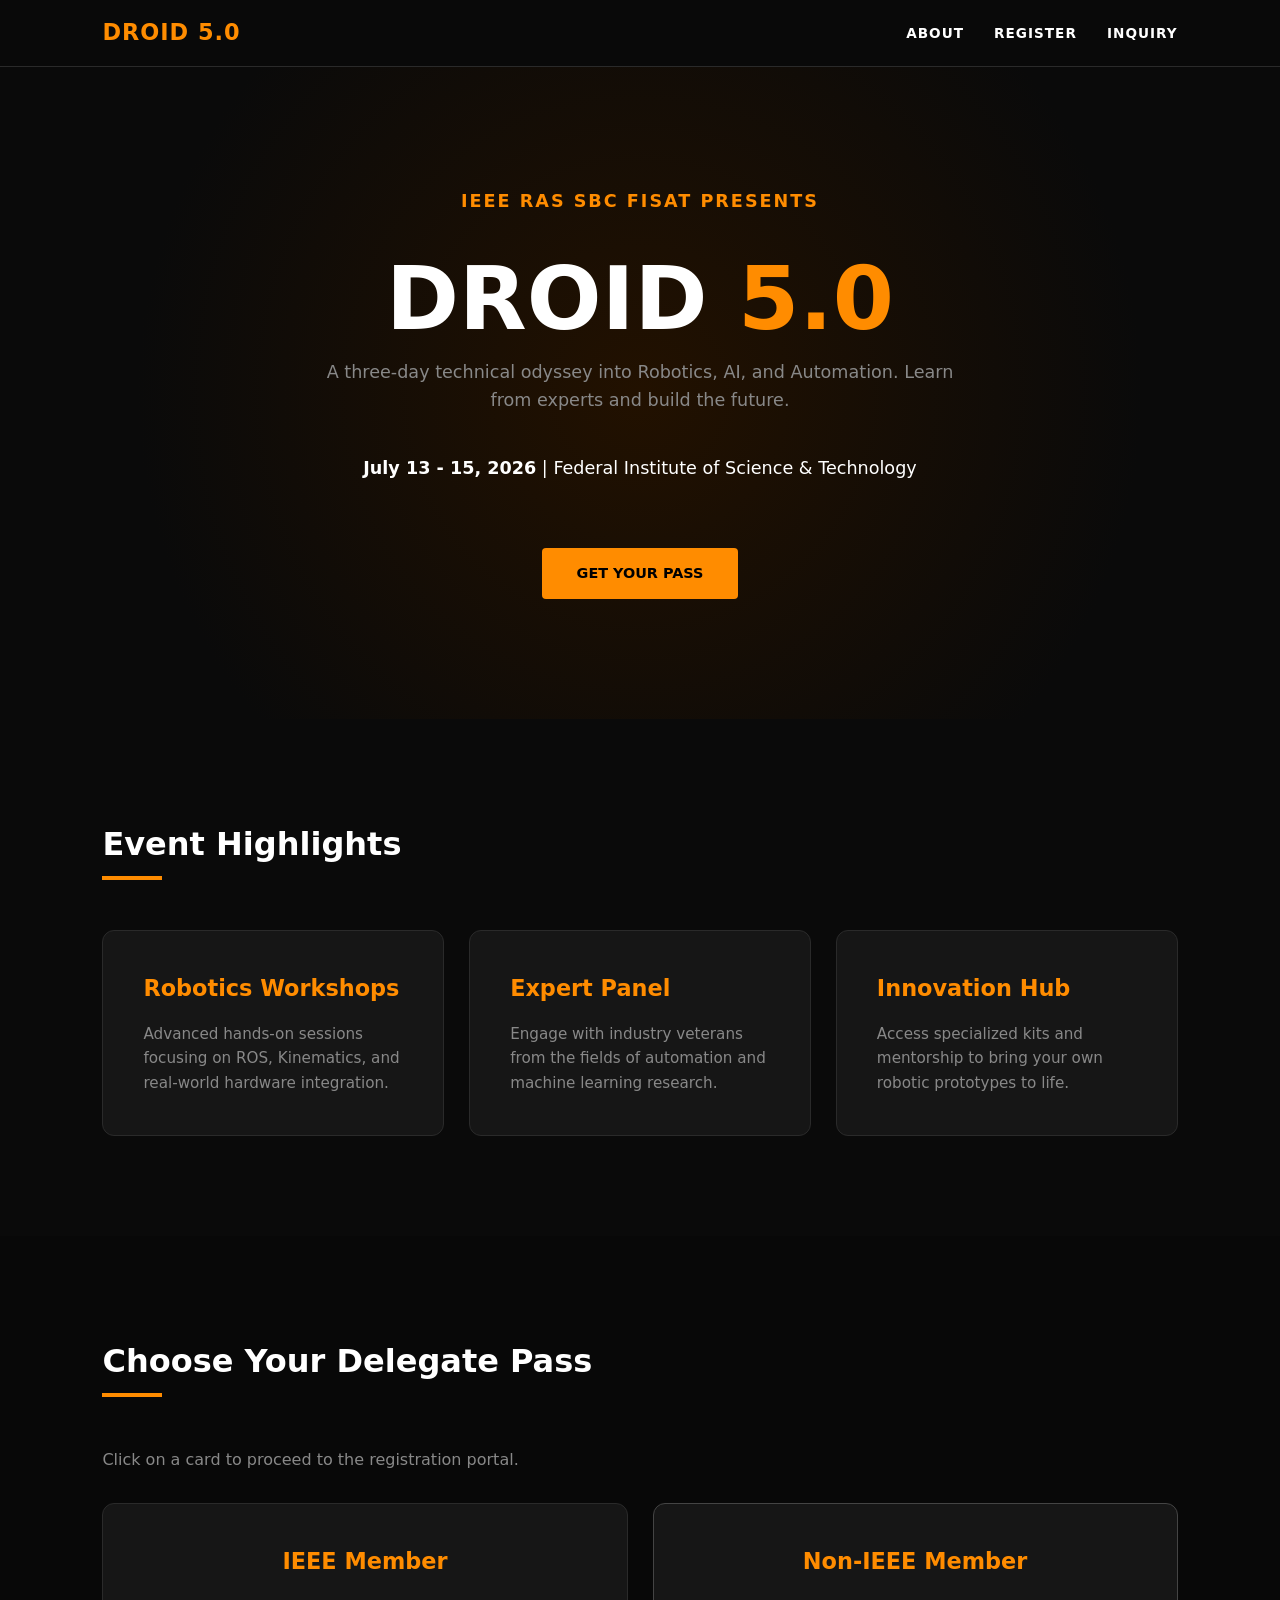
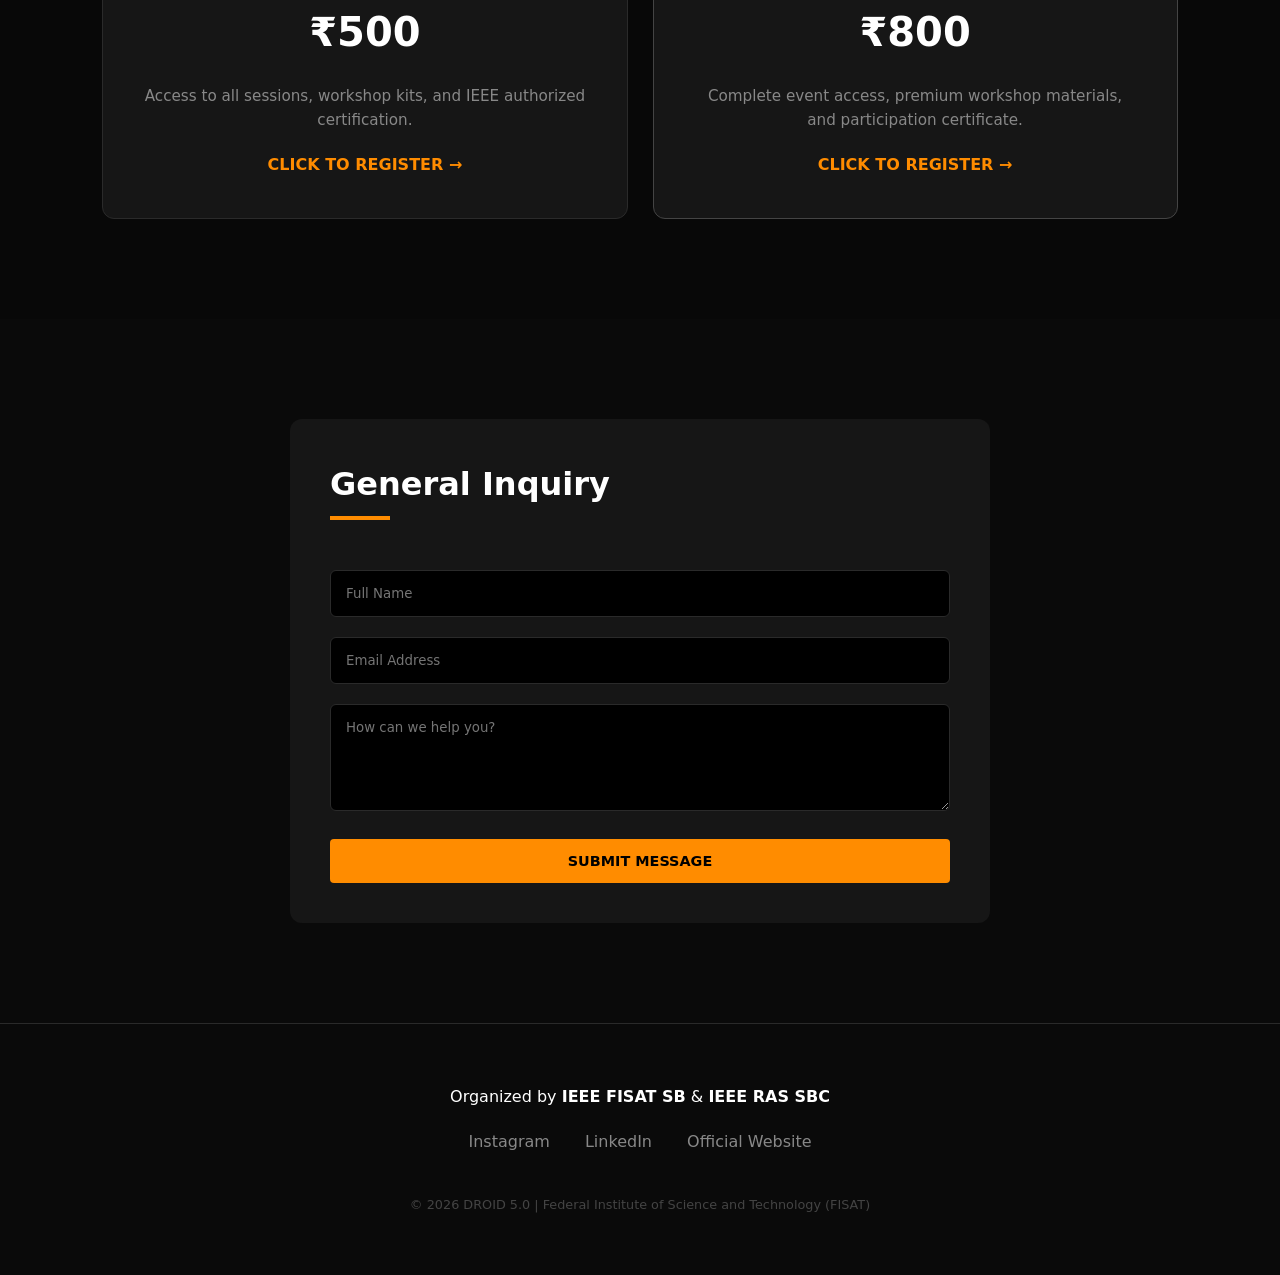
<file: index.html>
<!DOCTYPE html>
<html lang="en">
<head>
    <meta charset="UTF-8">
    <meta name="viewport" content="width=device-width, initial-scale=1.0">
    <title>DROID 5.0 | IEEE FISAT SB</title>
    <link rel="stylesheet" href="style.css">
</head>
<body>

    <header>
        <div class="logo">DROID 5.0</div>
        <nav>
            <a href="about.html">About</a>
            <a href="#register">REGISTER</a>
            <a href="#contact">Inquiry</a>
        </nav>
    </header>

    <div class="hero">
        <p style="color: var(--ieee-orange); font-weight: bold; text-transform: uppercase; letter-spacing: 2px;">IEEE RAS SBC FISAT Presents</p>
        <h1>DROID <span>5.0</span></h1>
        <p>A three-day technical odyssey into Robotics, AI, and Automation. Learn from experts and build the future.</p>
        <div style="margin-top: 10px;">
            <p style="color: #fff;"><strong>July 13 - 15, 2026</strong> | Federal Institute of Science & Technology</p>
        </div>
        <br>
        <a href="#register" class="btn">Get Your Pass</a>
    </div>

    <section id="about">
        <h2 class="section-title">Event Highlights</h2>
        <div class="grid">
            <div class="card">
                <h3>Robotics Workshops</h3>
                <p>Advanced hands-on sessions focusing on ROS, Kinematics, and real-world hardware integration.</p>
            </div>
            <div class="card">
                <h3>Expert Panel</h3>
                <p>Engage with industry veterans from the fields of automation and machine learning research.</p>
            </div>
            <div class="card">
                <h3>Innovation Hub</h3>
                <p>Access specialized kits and mentorship to bring your own robotic prototypes to life.</p>
            </div>
        </div>
    </section>

    <section id="register" style="background-color: #080808;">
        <h2 class="section-title">Choose Your Delegate Pass</h2>
        <p style="margin-bottom: 30px; color: var(--text-muted);">Click on a card to proceed to the registration portal.</p>
        
        <div class="grid">
            <a href="register.html" class="card reg-card">
                <h3>IEEE Member</h3>
                <div class="price">₹500</div>
                <p>Access to all sessions, workshop kits, and IEEE authorized certification.</p>
                <span style="color: var(--ieee-orange); font-weight: bold; display: block; margin-top: 20px;">CLICK TO REGISTER →</span>
            </a>

            <a href="register.html" class="card reg-card" style="border-color: #444;">
                <h3>Non-IEEE Member</h3>
                <div class="price">₹800</div>
                <p>Complete event access, premium workshop materials, and participation certificate.</p>
                <span style="color: var(--ieee-orange); font-weight: bold; display: block; margin-top: 20px;">CLICK TO REGISTER →</span>
            </a>
        </div>
    </section>

    <section id="contact">
        <div class="contact-container">
            <h2 class="section-title">General Inquiry</h2>
            <form>
                <input type="text" placeholder="Full Name" required>
                <input type="email" placeholder="Email Address" required>
                <textarea rows="5" placeholder="How can we help you?" required></textarea>
                <button type="submit" class="btn" style="width: 100%;">Submit Message</button>
            </form>
        </div>
    </section>

    <footer>
        <p style="margin-bottom: 20px;">Organized by <strong>IEEE FISAT SB</strong> & <strong>IEEE RAS SBC</strong></p>
        <div class="footer-links">
            <a href="#">Instagram</a>
            <a href="#">LinkedIn</a>
            <a href="#">Official Website</a>
        </div>
        <p style="margin-top: 40px; font-size: 0.8rem; color: #444;">© 2026 DROID 5.0 | Federal Institute of Science and Technology (FISAT)</p>
    </footer>

</body>
</html>
</file>
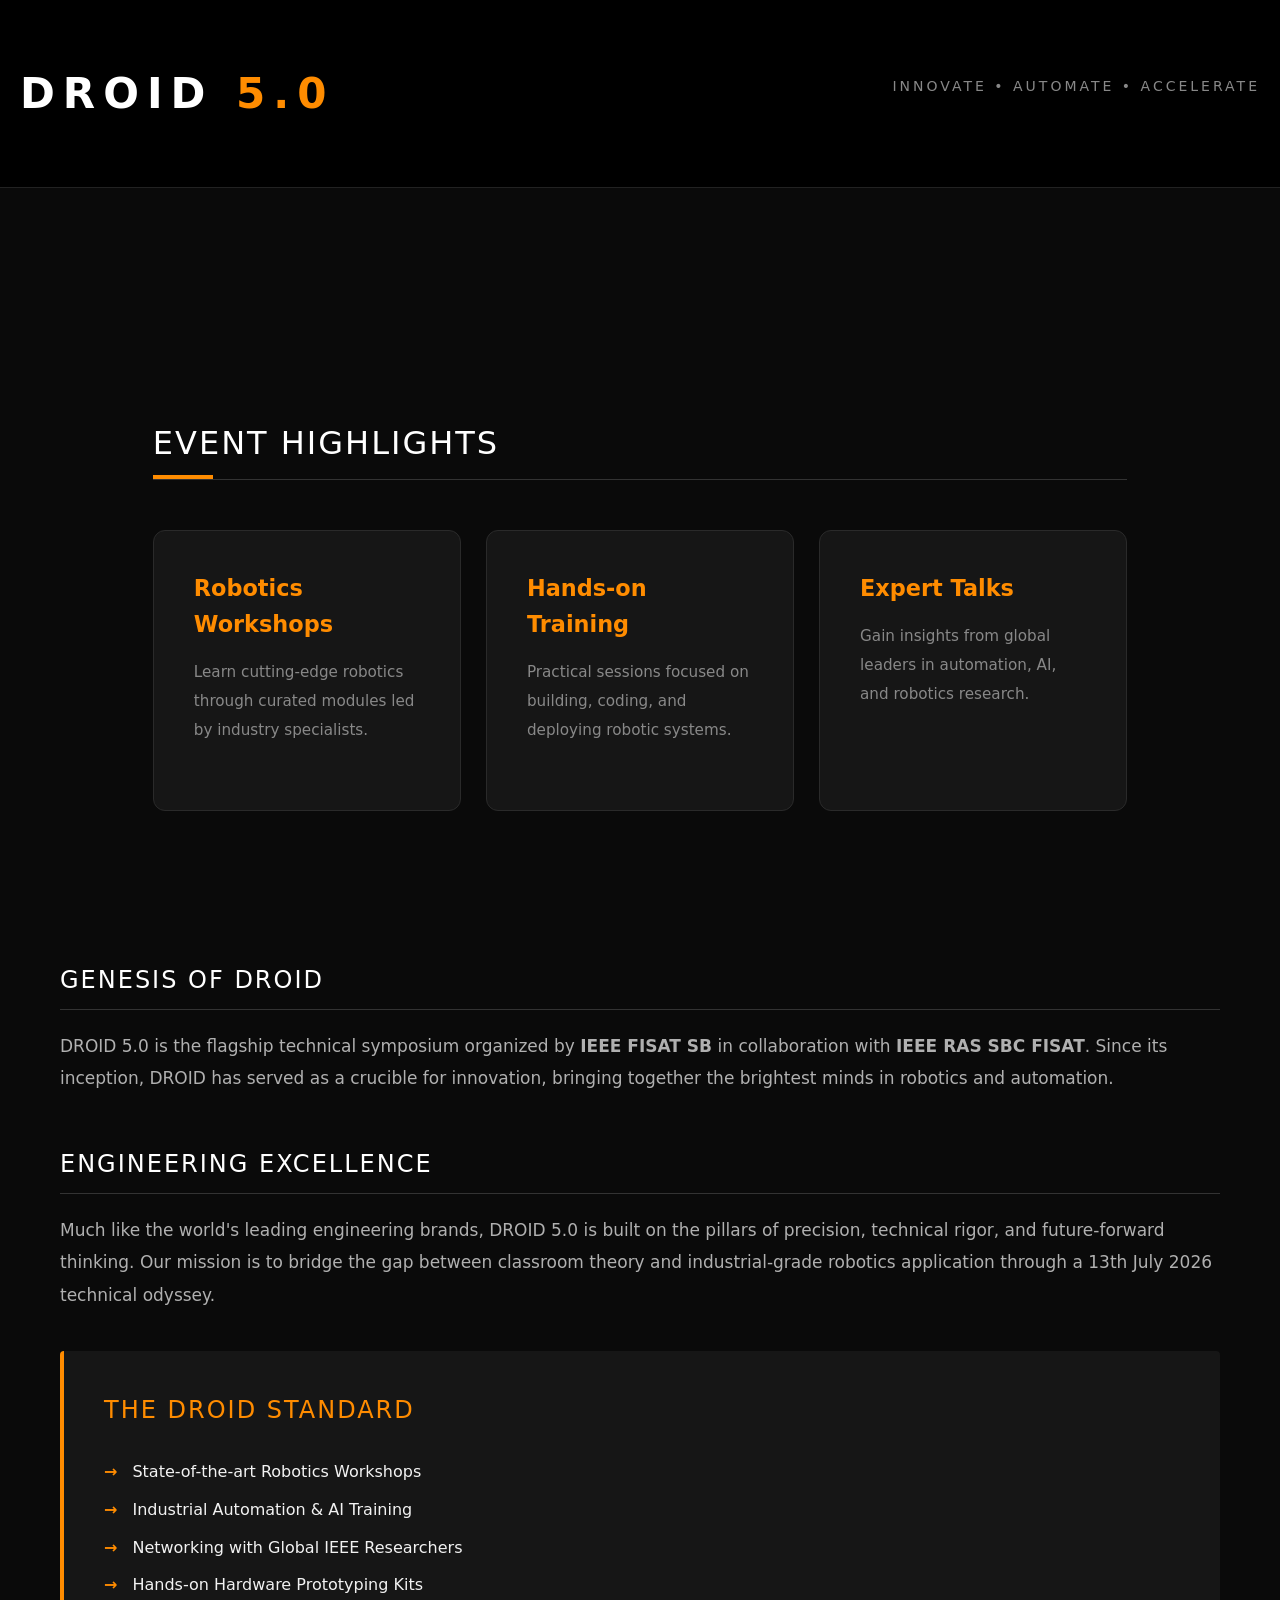
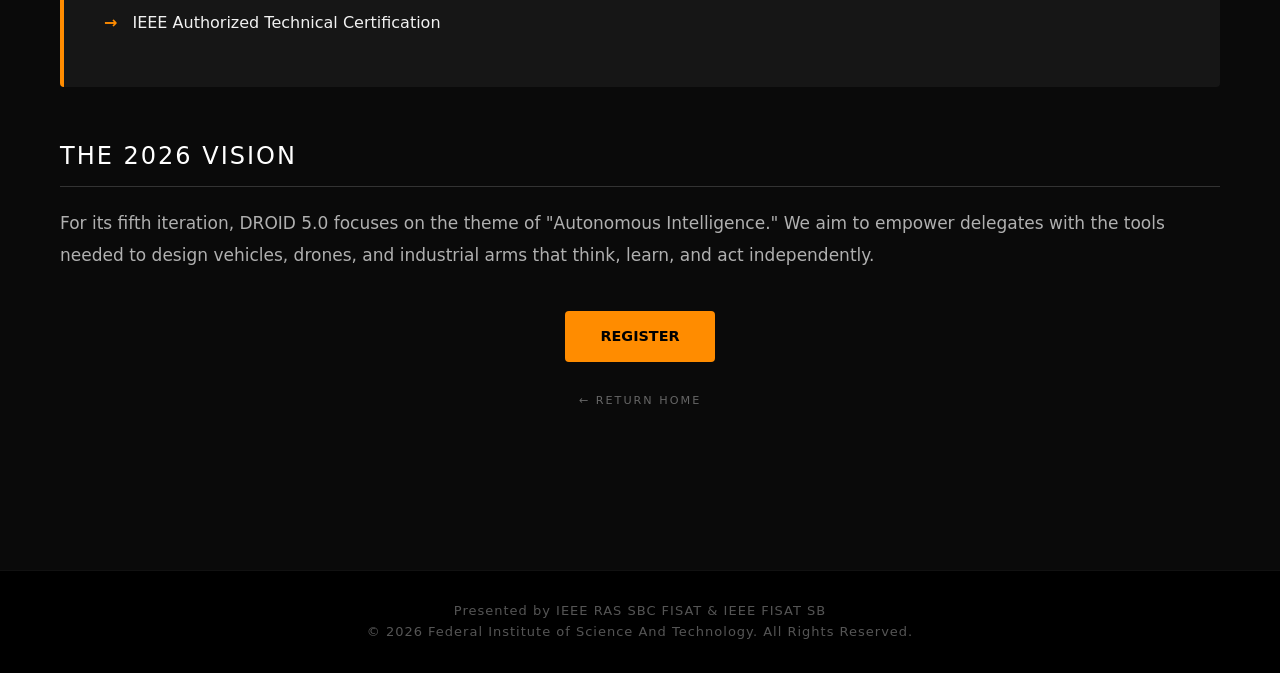
<file: about.html>
<!DOCTYPE html>
<html lang="en">
<head>
    <meta charset="UTF-8">
    <meta name="viewport" content="width=device-width, initial-scale=1.0">
    <title>About | DROID 5.0</title>
    <link rel="stylesheet" href="style.css">
    <style>
        body {
            margin: 0;
            font-family: "Segoe UI", Arial, Helvetica, sans-serif;
            background-color: #0a0a0a; 
            color: #f2f2f2;
            overflow-x: hidden;
        }

        header {
            background-color: #000;
            padding: 60px 20px;
            text-align: center;
            border-bottom: 1px solid #222;
            animation: slideDown 1s ease-out;
        }

        header h1 {
            margin: 0;
            letter-spacing: 8px;
            font-size: 42px;
            color: #ffffff;
            font-weight: 800;
        }

        header span {
            color: var(--ieee-orange); 
        }

        header p {
            margin-top: 10px;
            color: #888;
            font-size: 14px;
            text-transform: uppercase;
            letter-spacing: 3px;
        }

        .container {
            padding: 80px 20px;
            max-width: 1200px;
            margin: auto;
        }

        h2 {
            color: #ffffff;
            margin-top: 50px;
            margin-bottom: 20px;
            border-bottom: 1px solid #333;
            padding-bottom: 10px;
            font-weight: 300;
            letter-spacing: 2px;
            text-transform: uppercase;
        }

        p {
            line-height: 1.9;
            color: #b0b0b0; 
            font-size: 17px;
            margin-bottom: 25px;
        }

        .highlight {
            background-color: #161616;
            padding: 40px;
            border-left: 4px solid var(--ieee-orange);
            margin-top: 40px;
            border-radius: 4px;
            transition: transform 0.3s ease;
            animation: fadeIn 1.5s ease-in;
        }

        .highlight:hover {
            transform: scale(1.02);
            background-color: #1c1c1c;
        }

        .highlight h2 {
            margin-top: 0;
            border: none;
            color: var(--ieee-orange);
        }

        .check-list {
            list-style: none;
            padding: 0;
        }

        .check-list li {
            margin-bottom: 12px;
            display: flex;
            align-items: center;
        }

        .check-list li::before {
            content: "→";
            color: var(--ieee-orange);
            margin-right: 15px;
            font-weight: bold;
        }

        /* Animations */
        @keyframes slideDown {
            from { transform: translateY(-100%); opacity: 0; }
            to { transform: translateY(0); opacity: 1; }
        }

        @keyframes fadeIn {
            from { opacity: 0; }
            to { opacity: 1; }
        }

        .reveal {
            opacity: 0;
            transform: translateY(30px);
            transition: all 0.8s ease-out;
        }

        .reveal.active {
            opacity: 1;
            transform: translateY(0);
        }

        .nav-back {
            text-align: center;
            margin-top: 40px;
        }

        footer {
            background-color: #000;
            text-align: center;
            padding: 30px;
            margin-top: 80px;
            color: #555;
            font-size: 13px;
            border-top: 1px solid #111;
            letter-spacing: 1px;
        }
    </style>
</head>
<body>

<header>
    <h1>DROID <span>5.0</span></h1>
    <p>Innovate • Automate • Accelerate</p>
</header>

<div class="container">
     <section id="about">
        <h2 class="section-title">Event Highlights</h2>
        <div class="grid">
            <div class="card">
                <h3>Robotics Workshops</h3>
                <p>Learn cutting-edge robotics through curated modules led by industry specialists.</p>
            </div>
            <div class="card">
                <h3>Hands-on Training</h3>
                <p>Practical sessions focused on building, coding, and deploying robotic systems.</p>
            </div>
            <div class="card">
                <h3>Expert Talks</h3>
                <p>Gain insights from global leaders in automation, AI, and robotics research.</p>
            </div>
        </div>
    </section>
    <div class="reveal">
        <h2>Genesis of DROID</h2>
        <p>
            DROID 5.0 is the flagship technical symposium organized by <strong>IEEE FISAT SB</strong> in collaboration with 
            <strong>IEEE RAS SBC FISAT</strong>. Since its inception, DROID has served as a crucible for 
            innovation, bringing together the brightest minds in robotics and automation.
        </p>
    </div>

    <div class="reveal">
        <h2>Engineering Excellence</h2>
        <p>
            Much like the world's leading engineering brands, DROID 5.0 is built on the pillars of precision, 
            technical rigor, and future-forward thinking. Our mission is to bridge the gap between 
            classroom theory and industrial-grade robotics application through a 13th July 2026 technical odyssey.
        </p>
    </div>

    <div class="highlight">
        <h2>The DROID Standard</h2>
        <ul class="check-list">
            <li>State-of-the-art Robotics Workshops</li>
            <li>Industrial Automation & AI Training</li>
            <li>Networking with Global IEEE Researchers</li>
            <li>Hands-on Hardware Prototyping Kits</li>
            <li>IEEE Authorized Technical Certification</li>
        </ul>
    </div>

    <div class="reveal">
        <h2>The 2026 Vision</h2>
        <p>
            For its fifth iteration, DROID 5.0 focuses on the theme of "Autonomous Intelligence." 
            We aim to empower delegates with the tools needed to design vehicles, drones, and 
            industrial arms that think, learn, and act independently.
        </p>
    </div>

    <div class="nav-back">
        <a href="register.html" class="btn">REGISTER</a>
    </div>
    <a href="index.html" style="display: block; text-align: center; margin-top: 30px; color: #666; text-decoration: none; font-size: 0.7rem; text-transform: uppercase; letter-spacing: 2px;">
            ← Return Home
        </a>
</div>

<footer>
    Presented by IEEE RAS SBC FISAT & IEEE FISAT SB <br>
    © 2026 Federal Institute of Science And Technology. All Rights Reserved.
</footer>

<script>
    function reveal() {
        var reveals = document.querySelectorAll(".reveal");
        for (var i = 0; i < reveals.length; i++) {
            var windowHeight = window.innerHeight;
            var elementTop = reveals[i].getBoundingClientRect().top;
            var elementVisible = 150;
            if (elementTop < windowHeight - elementVisible) {
                reveals[i].classList.add("active");
            }
        }
    }

    window.addEventListener("scroll", reveal);
    
    reveal();
</script>

</body>
</html>
</file>
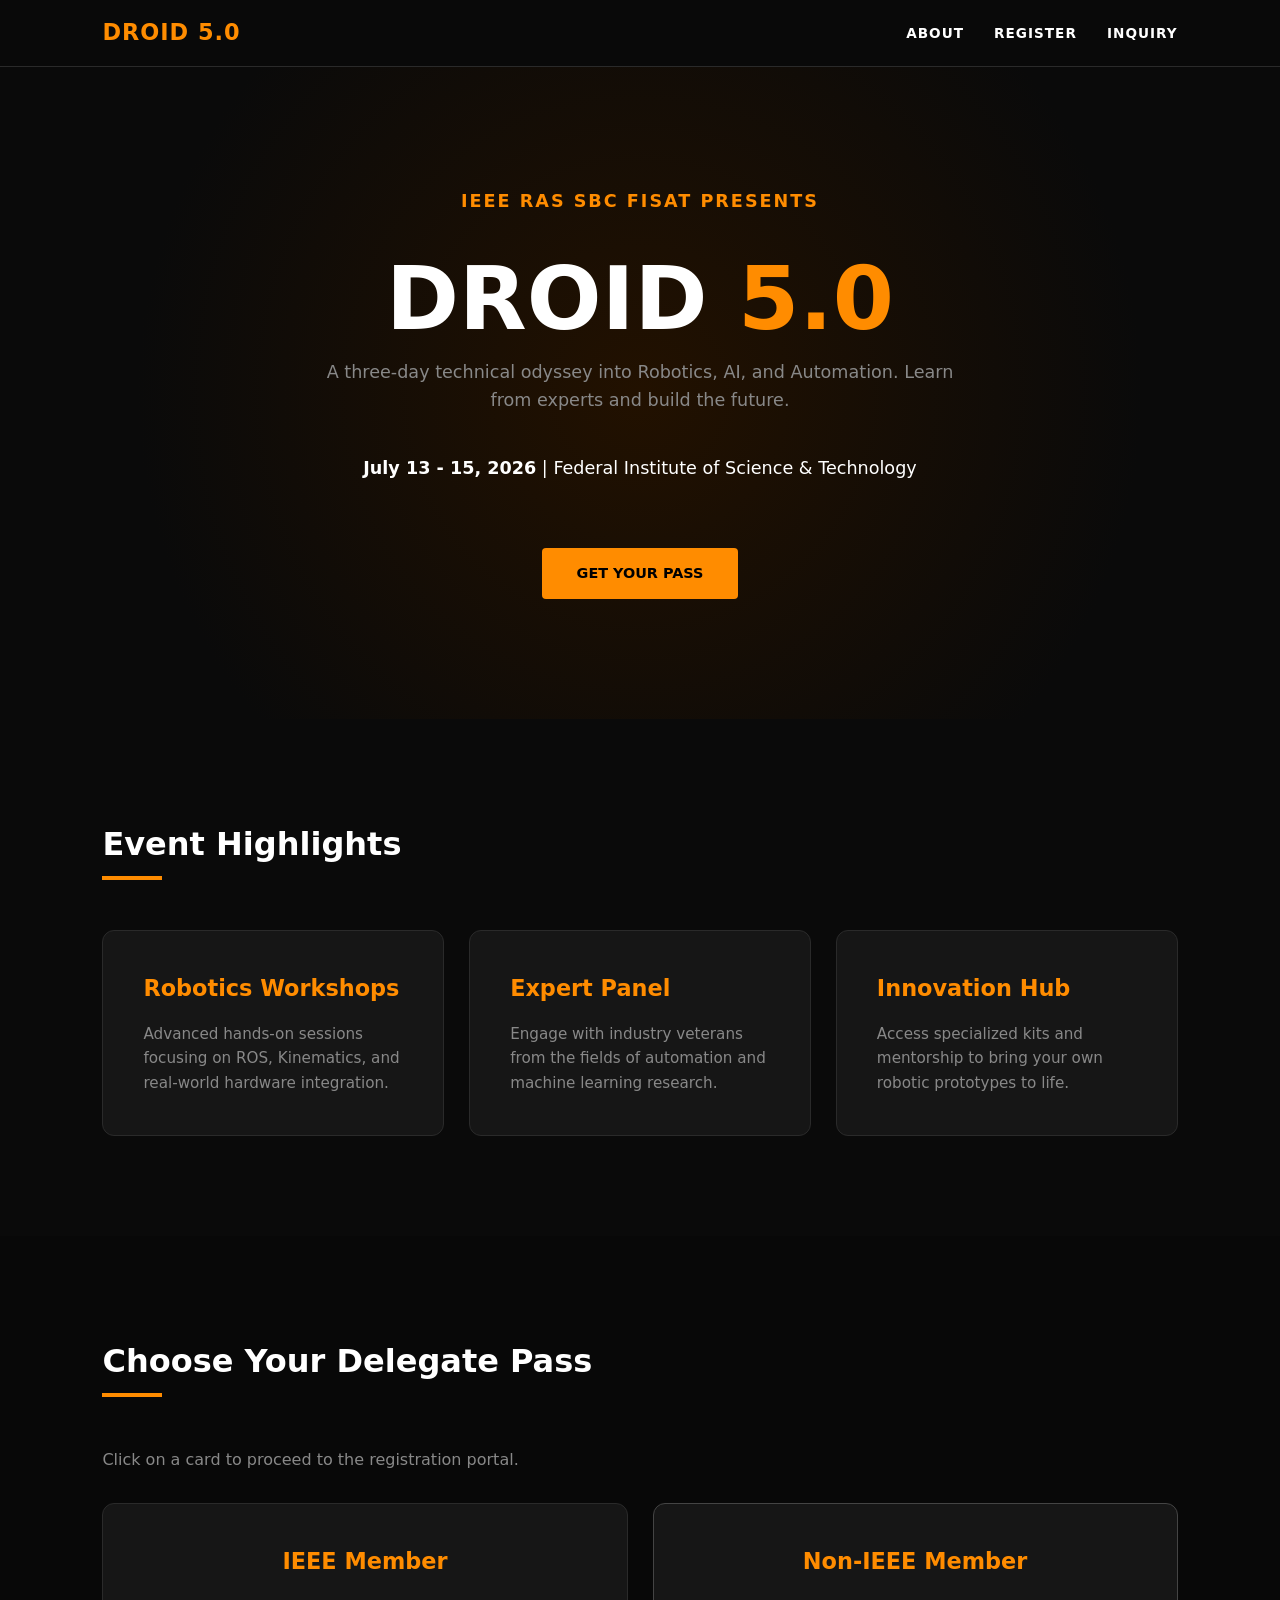
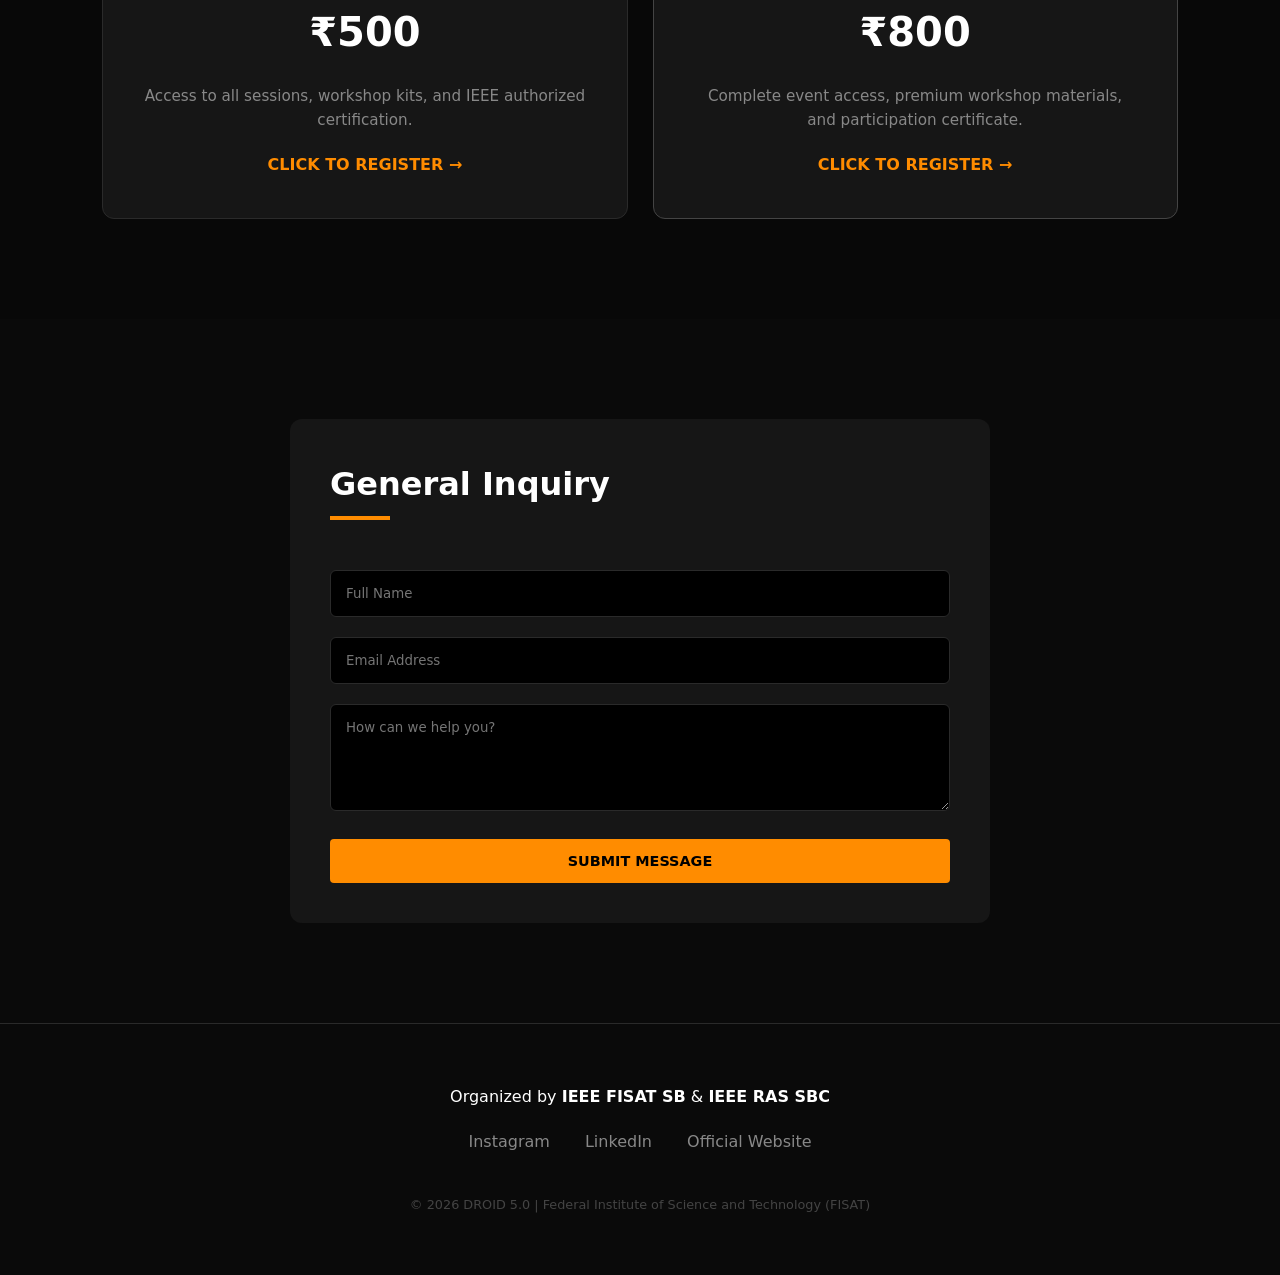
<file: HOME.HTML>
<!DOCTYPE html>
<html lang="en">
<head>
    <meta charset="UTF-8">
    <meta name="viewport" content="width=device-width, initial-scale=1.0">
    <title>DROID 5.0 | IEEE FISAT SB</title>
    <link rel="stylesheet" href="style.css">
</head>
<body>

    <header>
        <div class="logo">DROID 5.0</div>
        <nav>
            <a href="about.html">About</a>
            <a href="#register">REGISTER</a>
            <a href="#contact">Inquiry</a>
        </nav>
    </header>

    <div class="hero">
        <p style="color: var(--ieee-orange); font-weight: bold; text-transform: uppercase; letter-spacing: 2px;">IEEE RAS SBC FISAT Presents</p>
        <h1>DROID <span>5.0</span></h1>
        <p>A three-day technical odyssey into Robotics, AI, and Automation. Learn from experts and build the future.</p>
        <div style="margin-top: 10px;">
            <p style="color: #fff;"><strong>July 13 - 15, 2026</strong> | Federal Institute of Science & Technology</p>
        </div>
        <br>
        <a href="#register" class="btn">Get Your Pass</a>
    </div>

    <section id="about">
        <h2 class="section-title">Event Highlights</h2>
        <div class="grid">
            <div class="card">
                <h3>Robotics Workshops</h3>
                <p>Advanced hands-on sessions focusing on ROS, Kinematics, and real-world hardware integration.</p>
            </div>
            <div class="card">
                <h3>Expert Panel</h3>
                <p>Engage with industry veterans from the fields of automation and machine learning research.</p>
            </div>
            <div class="card">
                <h3>Innovation Hub</h3>
                <p>Access specialized kits and mentorship to bring your own robotic prototypes to life.</p>
            </div>
        </div>
    </section>

    <section id="register" style="background-color: #080808;">
        <h2 class="section-title">Choose Your Delegate Pass</h2>
        <p style="margin-bottom: 30px; color: var(--text-muted);">Click on a card to proceed to the registration portal.</p>
        
        <div class="grid">
            <a href="register.html" class="card reg-card">
                <h3>IEEE Member</h3>
                <div class="price">₹500</div>
                <p>Access to all sessions, workshop kits, and IEEE authorized certification.</p>
                <span style="color: var(--ieee-orange); font-weight: bold; display: block; margin-top: 20px;">CLICK TO REGISTER →</span>
            </a>

            <a href="register.html" class="card reg-card" style="border-color: #444;">
                <h3>Non-IEEE Member</h3>
                <div class="price">₹800</div>
                <p>Complete event access, premium workshop materials, and participation certificate.</p>
                <span style="color: var(--ieee-orange); font-weight: bold; display: block; margin-top: 20px;">CLICK TO REGISTER →</span>
            </a>
        </div>
    </section>

    <section id="contact">
        <div class="contact-container">
            <h2 class="section-title">General Inquiry</h2>
            <form>
                <input type="text" placeholder="Full Name" required>
                <input type="email" placeholder="Email Address" required>
                <textarea rows="5" placeholder="How can we help you?" required></textarea>
                <button type="submit" class="btn" style="width: 100%;">Submit Message</button>
            </form>
        </div>
    </section>

    <footer>
        <p style="margin-bottom: 20px;">Organized by <strong>IEEE FISAT SB</strong> & <strong>IEEE RAS SBC</strong></p>
        <div class="footer-links">
            <a href="#">Instagram</a>
            <a href="#">LinkedIn</a>
            <a href="#">Official Website</a>
        </div>
        <p style="margin-top: 40px; font-size: 0.8rem; color: #444;">© 2026 DROID 5.0 | Federal Institute of Science and Technology (FISAT)</p>
    </footer>

</body>
</html>
</file>
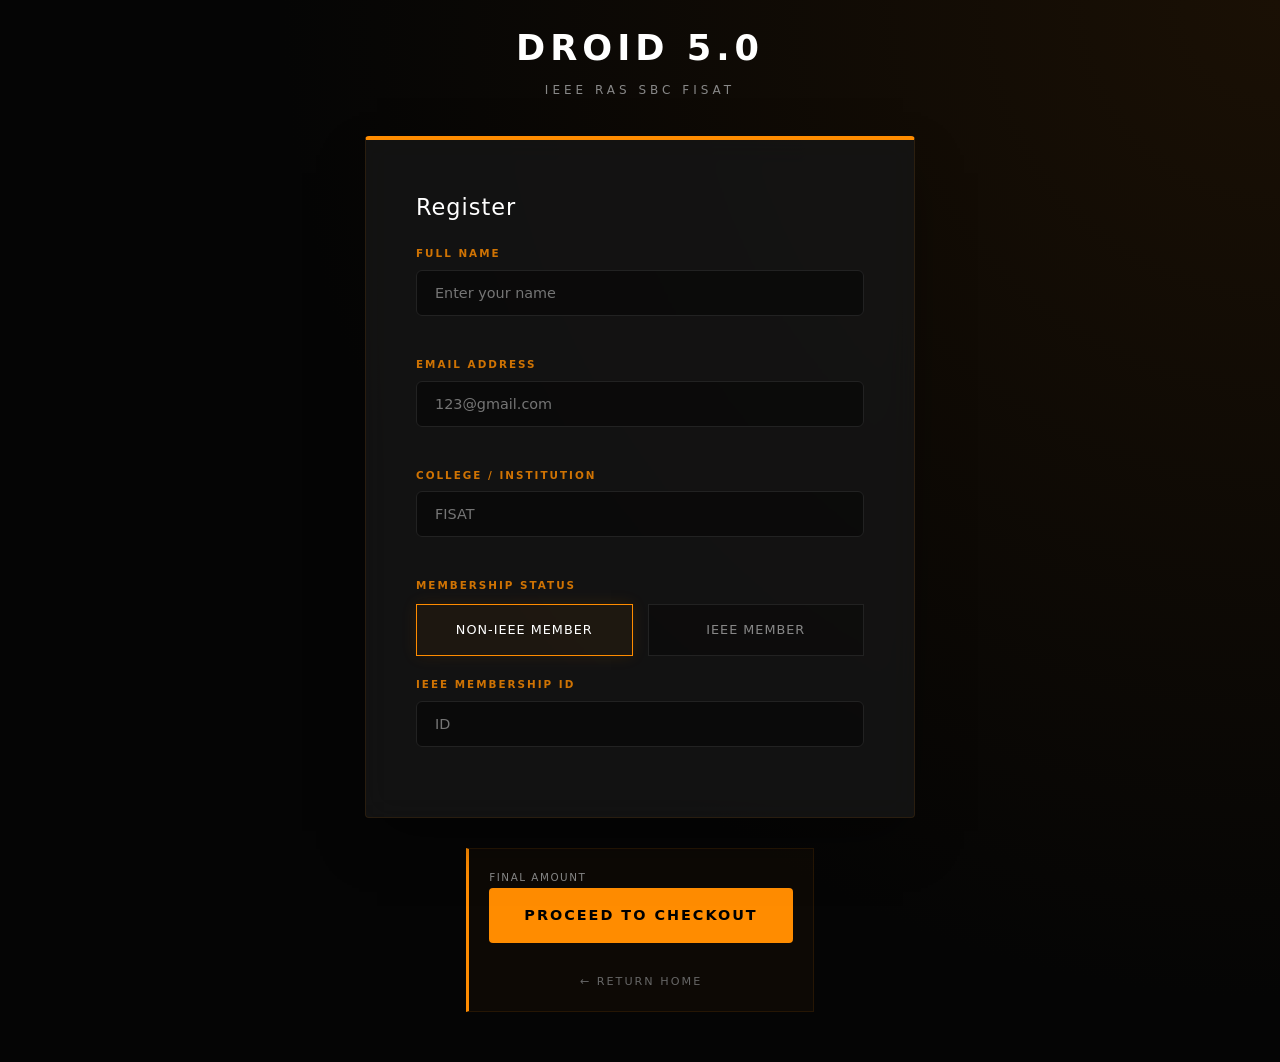
<file: register.html>
<!DOCTYPE html>
<html lang="en">
<head>
    <meta charset="UTF-8">
    <meta name="viewport" content="width=device-width, initial-scale=1.0">
    <title>Register | DROID 5.0</title>
    <link rel="stylesheet" href="style.css">
    <style>
        body {
            background-color: #050505;
            background: radial-gradient(circle at top right, #1a1005 0%, #050505 60%);
        }

        .form-container {
            background: rgba(22, 22, 22, 0.8);
            backdrop-filter: blur(15px);
            border: 1px solid rgba(255, 140, 0, 0.1);
            border-top: 4px solid var(--ieee-orange);
            box-shadow: 0 25px 50px -12px rgba(0, 0, 0, 0.5);
            padding: 50px;
            border-radius: 4px;
            width: 100%;
            max-width: 550px;
        }

        .input-hint {
            font-size: 0.65rem;
            letter-spacing: 2px;
            font-weight: 700;
            margin-top: 20px;
            margin-bottom: 8px;
            display: block;
            opacity: 0.8;
            color: var(--ieee-orange);
        }

        input[type="text"], input[type="email"] {
            width: 100%;
            background: rgba(0, 0, 0, 0.4);
            border: 1px solid #222;
            padding: 14px 18px;
            color: white;
            font-size: 0.9rem;
            transition: all 0.3s ease;
        }

        input:focus {
            border-color: var(--ieee-orange) !important;
            outline: none;
            background: rgba(0, 0, 0, 0.8) !important;
        }

        .membership-options {
            display: flex;
            gap: 15px;
            margin-top: 10px;
        }

        .option-card {
            flex: 1;
            position: relative;
        }

        .option-card input[type="radio"] {
            position: absolute;
            opacity: 0;
            cursor: pointer;
        }

        .option-label {
            display: block;
            padding: 15px;
            text-align: center;
            border: 1px solid #222;
            background: rgba(0, 0, 0, 0.3);
            color: #888;
            font-size: 0.8rem;
            cursor: pointer;
            transition: all 0.3s ease;
            text-transform: uppercase;
            letter-spacing: 1px;
        }

        
        .option-card input[type="radio"]:checked + .option-label {
            border-color: var(--ieee-orange);
            color: #fff;
            background: rgba(255, 140, 0, 0.05);
            box-shadow: 0 0 15px rgba(255, 140, 0, 0.1);
        }

        #ieeeIdWrapper {
            max-height: 0;
            opacity: 0;
            overflow: hidden;
            transition: all 0.5s cubic-bezier(0.4, 0, 0.2, 1);
        }

        #ieeeIdWrapper.active {
            max-height: 100px;
            opacity: 1;
            margin-top: 10px;
        }

        .price-box {
            background: rgba(255, 140, 0, 0.03);
            border: 1px solid rgba(255, 140, 0, 0.1);
            border-left: 3px solid var(--ieee-orange);
            padding: 20px;
            margin: 30px 0;
            display: flex;
            justify-content: space-between;
            align-items: center;
        }

        #priceDisplay {
            font-weight: 300;
            font-size: 1.8rem;
            color: #fff;
        }
    </style>
</head>
<body style="display: flex; flex-direction: column; align-items: center; justify-content: center; min-height: 100vh; padding: 20px;">

    <div style="text-align: center; margin-bottom: 35px;">
        <div class="logo" style="font-size: 2.2rem; letter-spacing: 5px; color: #fff; font-weight: 800;">
            DROID <span>5.0</span>
        </div>
        <p style="color: #888; font-size: 0.75rem; text-transform: uppercase; letter-spacing: 4px; margin-top: 5px;">
            IEEE RAS SBC FISAT
        </p>
    </div>

    <div class="form-container">
        <h2 style="margin-bottom: 8px; font-size: 1.4rem; font-weight: 300; letter-spacing: 1px; color: #fff;">Register</h2>
        
        <form id="registrationForm">
            <label class="input-hint">FULL NAME</label>
            <input type="text" id="fullname" placeholder="Enter your name" required>

            <label class="input-hint">EMAIL ADDRESS</label>
            <input type="email" id="email" placeholder="123@gmail.com" required>

            <label class="input-hint">COLLEGE / INSTITUTION</label>
            <input type="text" id="college" placeholder="FISAT" required>

            <label class="input-hint">MEMBERSHIP STATUS</label>
            <div class="membership-options">
                <label class="option-card">
                    <input type="radio" name="ieee_status" value="no" checked onchange="updateUI()">
                    <span class="option-label">Non-IEEE Member</span>
                </label>
                <label class="option-card">
                    <input type="radio" name="ieee_status" value="yes" onchange="updateUI()">
                    <span class="option-label">IEEE Member</span>
                </label>
            </div

            <div id="ieeeIdWrapper">
                <label class="input-hint">IEEE MEMBERSHIP ID</label>
                <input type="text" id="ieeeId" placeholder ="ID">
            </div>

            <div class="price-box">
                <div>
                    <p style="font-size: 0.65rem; color: #888; text-transform: uppercase; letter-spacing: 1.5px;">Final Amount</p>
                    <p id="discountLabel" style="font-size: 0.7rem; color: var(--ieee-orange); margin-top: 2px;"></p>
               

            <button type="submit" class="btn" style="width: 100%; letter-spacing: 2px; height: 55px; cursor: pointer;">
                PROCEED TO CHECKOUT
            </button>
        </form>

        <a href="index.html" style="display: block; text-align: center; margin-top: 30px; color: #666; text-decoration: none; font-size: 0.7rem; text-transform: uppercase; letter-spacing: 2px;">
            ← Return Home
        </a>
    </div>

    <script>
        function updateUI() {
            const status = document.querySelector('input[name="ieee_status"]:checked').value;
            const idWrapper = document.getElementById('ieeeIdWrapper');
            const priceDisplay = document.getElementById('priceDisplay');
            const discountLabel = document.getElementById('discountLabel');
            const idInput = document.getElementById('ieeeId');

            if (status === 'yes') {
                idWrapper.classList.add('active');
                idInput.setAttribute('required', 'true');
                priceDisplay.innerText = '₹500';
                discountLabel.innerText = 'IEEE DISCOUNT APPLIED';
            } else {
                idWrapper.classList.remove('active');
                idInput.removeAttribute('required');
                priceDisplay.innerText = '₹800';
                discountLabel.innerText = '';
            }
        }
    </script>
</body>
</html>
</file>
<file: style.css>
html {
            scroll-behavior: smooth;
        }

        :root {
            --ieee-orange: #ff8c00;
            --ieee-orange-hover: #e67e00;
            --pure-black: #0a0a0a;
            --card-bg: #161616;
            --border-color: #2a2a2a;
            --text-white: #ffffff;
            --text-muted: #888888;
            --transition: all 0.3s cubic-bezier(0.4, 0, 0.2, 1);
        }

        * {
            margin: 0;
            padding: 0;
            box-sizing: border-box;
            font-family: 'Inter', 'Segoe UI', system-ui, sans-serif;
        }

        body {
            background-color: var(--pure-black);
            color: var(--text-white);
            line-height: 1.6;
        }

        header {
            background: rgba(10, 10, 10, 0.95);
            backdrop-filter: blur(10px);
            padding: 15px 8%;
            border-bottom: 1px solid var(--border-color);
            display: flex;
            justify-content: space-between;
            align-items: center;
            position: sticky;
            top: 0;
            z-index: 1000;
        }

        .logo {
            font-size: 1.4rem;
            font-weight: 800;
            letter-spacing: 1px;
            color: var(--ieee-orange);
            text-transform: uppercase;
        }

        nav a {
            color: var(--text-white);
            text-decoration: none;
            margin-left: 25px;
            font-size: 0.85rem;
            font-weight: 600;
            text-transform: uppercase;
            letter-spacing: 1px;
            transition: var(--transition);
        }

        nav a:hover {
            color: var(--ieee-orange);
        }

        .hero {
            padding: 120px 8%;
            text-align: center;
            background: radial-gradient(circle at center, #221100 0%, #0a0a0a 70%);
        }

        .hero h1 {
            font-size: clamp(3rem, 10vw, 5.5rem);
            font-weight: 900;
            margin-bottom: 15px;
            line-height: 1;
        }

        .hero span {
            color: var(--ieee-orange);
        }

        .hero p {
            color: var(--text-muted);
            font-size: 1.1rem;
            max-width: 650px;
            margin: 0 auto 40px;
        }

        .btn {
            background: var(--ieee-orange);
            color: #000;
            padding: 14px 35px;
            border: none;
            border-radius: 4px;
            font-weight: 700;
            font-size: 0.9rem;
            cursor: pointer;
            text-transform: uppercase;
            text-decoration: none;
            display: inline-block;
            transition: var(--transition);
            box-shadow: 0 0 0 rgba(255, 140, 0, 0);
        }

        .btn:hover {
            background: var(--text-white);
            transform: translateY(-3px);
            box-shadow: 0 10px 20px rgba(0, 0, 0, 0.4);
        }

        section {
            padding: 100px 8%;
        }

        .section-title {
            font-size: 2rem;
            margin-bottom: 50px;
            position: relative;
            padding-bottom: 10px;
        }

        .section-title::after {
            content: '';
            position: absolute;
            bottom: 0;
            left: 0;
            width: 60px;
            height: 4px;
            background: var(--ieee-orange);
        }

        .grid {
            display: grid;
            grid-template-columns: repeat(auto-fit, minmax(280px, 1fr));
            gap: 25px;
        }

        .card {
            background: var(--card-bg);
            padding: 40px;
            border-radius: 12px;
            border: 1px solid var(--border-color);
            transition: var(--transition);
            cursor: pointer;
            text-decoration: none;
            display: block;
        }

        .card h3 {
            color: var(--ieee-orange);
            margin-bottom: 15px;
            font-size: 1.4rem;
        }

        .card p {
            color: var(--text-muted);
            font-size: 0.95rem;
        }

        .card:hover {
            transform: translateY(-10px);
            border-color: var(--ieee-orange);
            box-shadow: 0 15px 30px rgba(255, 140, 0, 0.1);
        }

        .reg-card {
            text-align: center;
        }
        
        .price {
            font-size: 2.5rem;
            font-weight: 800;
            margin: 20px 0;
            color: var(--text-white);
        }

        .contact-container {
            max-width: 700px;
            margin: 0 auto;
            background: var(--card-bg);
            padding: 40px;
            border-radius: 12px;
        }

        input, textarea {
            width: 100%;
            padding: 15px;
            margin-bottom: 20px;
            background: #000;
            border: 1px solid var(--border-color);
            color: white;
            border-radius: 6px;
            transition: var(--transition);
        }

        input:focus, textarea:focus {
            outline: none;
            border-color: var(--ieee-orange);
            background: #050505;
        }

        footer {
            padding: 60px 8%;
            border-top: 1px solid var(--border-color);
            text-align: center;
        }

        .footer-links a {
            color: var(--text-muted);
            margin: 0 15px;
            text-decoration: none;
            transition: var(--transition);
        }

        .footer-links a:hover {
            color: var(--ieee-orange);
        }

        @media (max-width: 768px) {
            nav { display: none; }
            .hero h1 { font-size: 3.5rem; }
        }
</file>
